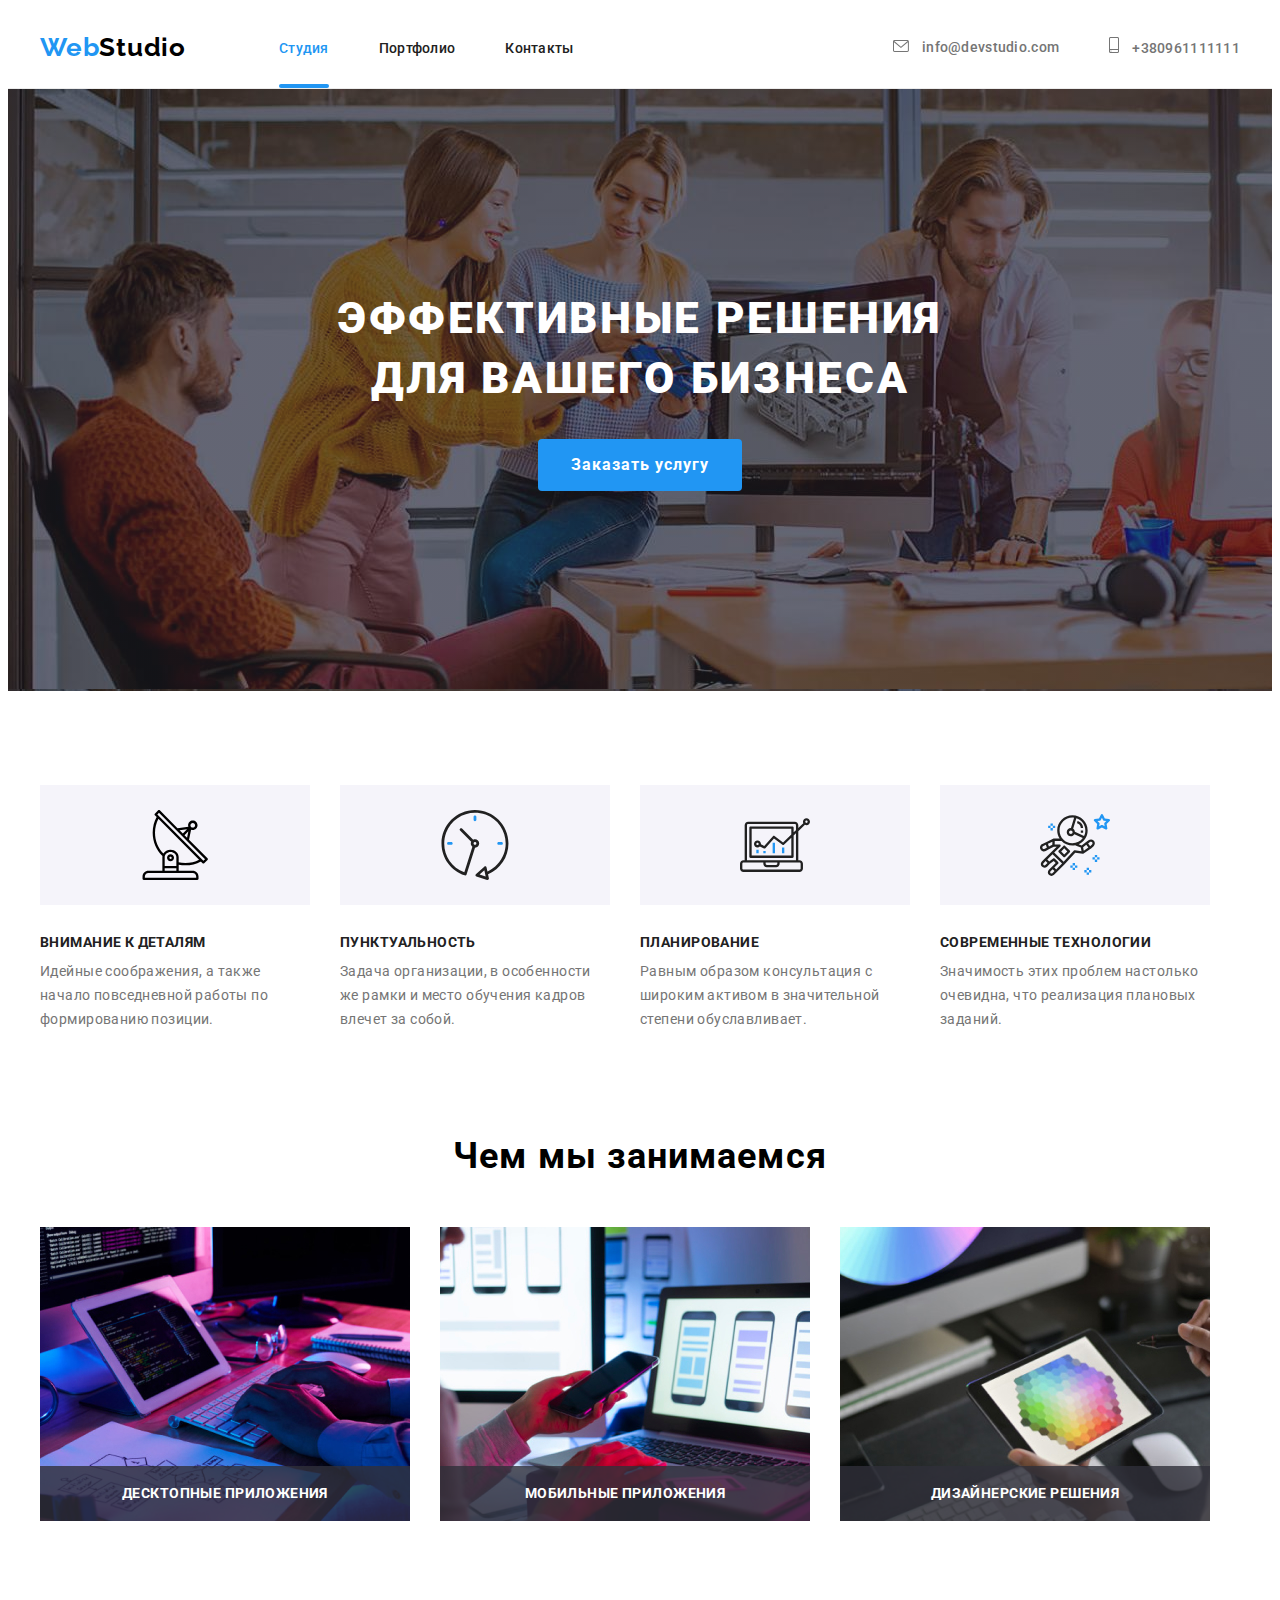
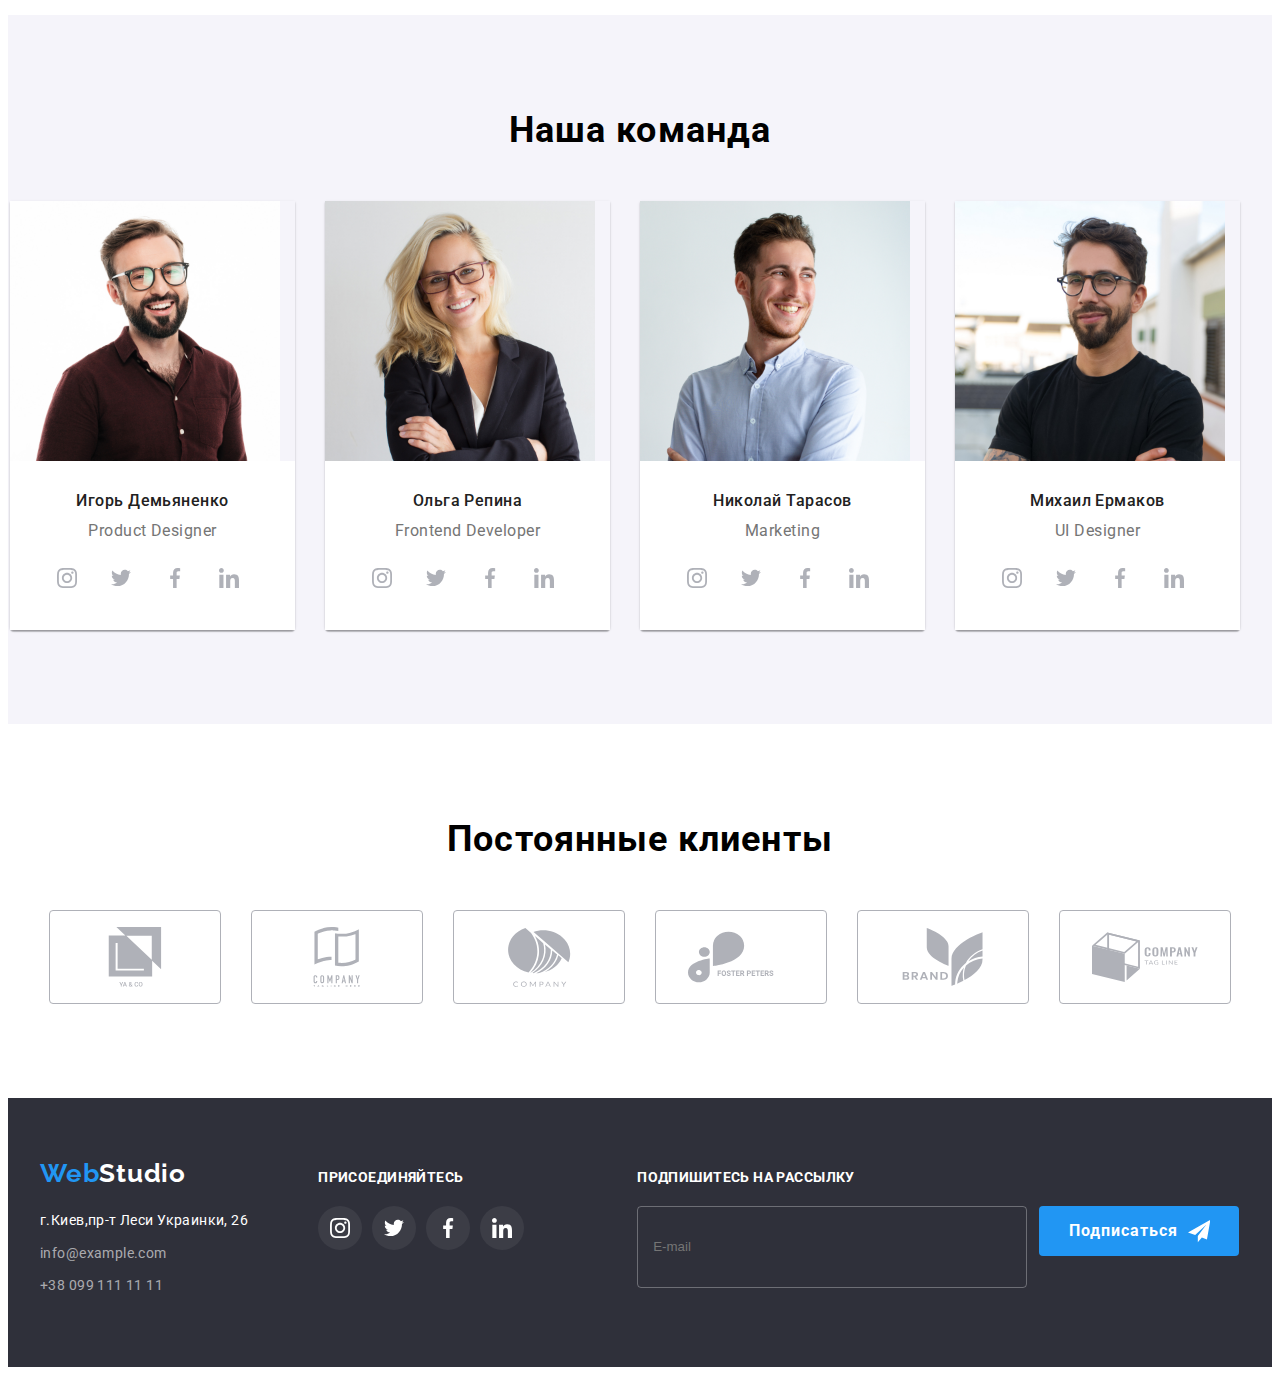
<file: index.html>
<!DOCTYPE html>
<html lang="en">
  <head>
    <meta charset="UTF-8" />
    <meta http-equiv="X-UA-Compatible" content="IE=edge" />
    <meta name="viewport" content="width=device-width, initial-scale=1.0" />
    <title>Студия</title>
    <link
      href="https://fonts.googleapis.com/css2?family=Raleway:wght@700&family=Roboto:wght@400;500;700;900&display=swap"
      rel="stylesheet"
    />
    <link
      rel="stylesheet"
      href="https://cdnjs.cloudflare.com/ajax/libs/modern-normalize/1.1.0/modern-normalize.min.css"
      integrity="sha512-wpPYUAdjBVSE4KJnH1VR1HeZfpl1ub8YT/NKx4PuQ5NmX2tKuGu6U/JRp5y+Y8XG2tV+wKQpNHVUX03MfMFn9Q=="
      crossorigin="anonymous"
      referrerpolicy="no-referrer"
    />
    <link rel="stylesheet" href="./css/styles.css" />
  </head>

  <body>
    <!--Хедер-->
    <header class="header">
      <div class="container">
        <div class="header-container">
          <nav class="header-nav">
            <a class="header-logo link" href="./index.html">
              <span class="header-accent">Web</span>Studio
            </a>
            <ul class="header-list list">
              <li class="header-item">
                <a class="header-link link current" href>Студия</a>
              </li>
              <li class="header-item">
                <a class="header-link link" href="./portfolio.html"
                  >Портфолио</a
                >
              </li>
              <li class="header-item">
                <a class="header-link link" href="">Контакты</a>
              </li>
            </ul>
          </nav>

          <ul class="header-adress-list list">
            <li class="header-adress-item">
              <a class="header-mail link" href="mailto:info@devstudio.com">
                <svg class="header-icon" width="16" height="12">
                  <use href="./images/symbol-defs.svg#envelope"></use>
                </svg>
                info@devstudio.com
              </a>
            </li>
            <li class="header-adress-item">
              <a class="header-tel link" href="tel:+380961111111">
                <svg class="header-icon" width="10" height="16">
                  <use href="./images/symbol-defs.svg#smartphone"></use>
                </svg>
                +380961111111
              </a>
            </li>
          </ul>
        </div>
      </div>
    </header>
    <!-- Герой -->
    <main>
      <section class="hero">
        <h1 class="hero-title">ЭФФЕКТИВНЫЕ РЕШЕНИЯ ДЛЯ ВАШЕГО БИЗНЕСА</h1>
        <button type="button" class="hero-btn" data-modal-open>
          Заказать услугу
        </button>
      </section>

      <!--О нас-->
      <section class="about">
        <div class="container">
          <ul class="about-list list">
            <li class="about-item">
              <div class="about-icon-box">
                <svg class="about-icon">
                  <use href="./images/symbol-defs.svg#Group"></use>
                </svg>
              </div>
              <h2 class="about-title">ВНИМАНИЕ К ДЕТАЛЯМ</h2>
              <p class="after-title after-title-dark">
                Идейные соображения, а также начало повседневной работы по
                формированию позиции.
              </p>
            </li>
            <li class="about-item">
              <div class="about-icon-box">
                <svg class="about-icon">
                  <use href="./images/symbol-defs.svg#clock"></use>
                </svg>
              </div>
              <h2 class="about-title">ПУНКТУАЛЬНОСТЬ</h2>
              <p class="after-title after-title-dark">
                Задача организации, в особенности же рамки и место обучения
                кадров влечет за собой.
              </p>
            </li>
            <li class="about-item">
              <div class="about-icon-box">
                <svg class="about-icon">
                  <use href="./images/symbol-defs.svg#diagram"></use>
                </svg>
              </div>
              <h2 class="about-title">ПЛАНИРОВАНИЕ</h2>
              <p class="after-title after-title-dark">
                Равным образом консультация с широким активом в значительной
                степени обуславливает.
              </p>
            </li>
            <li class="about-item">
              <div class="about-icon-box">
                <svg class="about-icon">
                  <use href="./images/symbol-defs.svg#astronaut"></use>
                </svg>
              </div>
              <h2 class="about-title">СOВРЕМЕННЫЕ ТЕХНОЛОГИИ</h2>
              <p class="after-title after-title-dark">
                Значимость этих проблем настолько очевидна, что реализация
                плановых заданий.
              </p>
            </li>
          </ul>
        </div>
      </section>
      <!--Работа-->
      <section class="work">
        <div class="container">
          <h3 class="pre-title">Чем мы занимаемся</h3>
          <div class="application">
            <ul class="work-list list">
              <li class="work-item">
                <img
                  src="./images/box.jpeg"
                  alt="человек печатает на клавиатуре"
                  width="370"
                />
                <p class="work-text">ДЕСКТОПНЫЕ ПРИЛОЖЕНИЯ</p>
              </li>
              <li class="work-item">
                <img
                  src="./images/box2.jpeg"
                  alt="человек смотрит в монитор на телефоны"
                  width="370"
                />
                <p class="work-text">МОБИЛЬНЫЕ ПРИЛОЖЕНИЯ</p>
              </li>
              <li class="work-item">
                <img
                  src="./images/box3.jpeg"
                  alt="человек смотрит в планшет"
                  width="370"
                />
                <p class="work-text">ДИЗАЙНЕРСКИЕ РЕШЕНИЯ</p>
              </li>
            </ul>
          </div>
        </div>
      </section>
      <!--Наша команда-->
      <section class="team">
        <div class="container">
          <h3 class="pre-title">Наша команда</h3>
          <ul class="team-list list">
            <li class="team-item">
              <img
                src="./images/photo.jpg"
                width="270"
                height="260"
                alt="фото мужчины"
              />
              <div class="team-leaders">
                <h3 class="team-item-title">Игорь Демьяненко</h3>
                <p class="team-item-text">Product Designer</p>
                <ul class="team-social list social-list">
                  <li class="social-item">
                    <a href="" class="social-link">
                      <svg class="social-icon" width="20" height="20">
                        <use href="./images/symbol-defs.svg#instagram"></use>
                      </svg>
                    </a>
                  </li>
                  <li class="social-item">
                    <a href="" class="social-link">
                      <svg class="social-icon" width="20" height="20">
                        <use href="./images/symbol-defs.svg#twitter"></use>
                      </svg>
                    </a>
                  </li>
                  <li class="social-item">
                    <a href="" class="social-link">
                      <svg class="social-icon" width="20" height="20">
                        <use href="./images/symbol-defs.svg#facebook"></use>
                      </svg>
                    </a>
                  </li>
                  <li class="social-item">
                    <a href="" class="social-link">
                      <svg class="social-icon" width="20" height="20">
                        <use href="./images/symbol-defs.svg#linkedin"></use>
                      </svg>
                    </a>
                  </li>
                </ul>
              </div>
            </li>

            <li class="team-item">
              <img
                src="./images/photo2.jpg"
                width="270"
                height="260"
                alt="фото женщины"
              />
              <div class="team-leaders">
                <h3 class="team-item-title">Ольга Репина</h3>
                <p class="team-item-text">Frontend Developer</p>
                <ul class="team-social list social-list">
                  <li class="social-item">
                    <a href="" class="social-link">
                      <svg class="social-icon" width="20" height="20">
                        <use href="./images/symbol-defs.svg#instagram"></use>
                      </svg>
                    </a>
                  </li>
                  <li class="social-item">
                    <a href="" class="social-link">
                      <svg class="social-icon" width="20" height="20">
                        <use href="./images/symbol-defs.svg#twitter"></use>
                      </svg>
                    </a>
                  </li>
                  <li class="social-item">
                    <a href="" class="social-link">
                      <svg class="social-icon" width="20" height="20">
                        <use href="./images/symbol-defs.svg#facebook"></use>
                      </svg>
                    </a>
                  </li>
                  <li class="social-item">
                    <a href="" class="social-link">
                      <svg class="social-icon" width="20" height="20">
                        <use href="./images/symbol-defs.svg#linkedin"></use>
                      </svg>
                    </a>
                  </li>
                </ul>
              </div>
            </li>

            <li class="team-item">
              <img
                src="./images/photo3.jpg"
                width="270"
                height="260"
                alt="фото мужчины"
              />
              <div class="team-leaders">
                <h3 class="team-item-title">Николай Тарасов</h3>
                <p class="team-item-text">Marketing</p>
                <ul class="team-social list social-list">
                  <li class="social-item">
                    <a href="" class="social-link">
                      <svg class="social-icon" width="20" height="20">
                        <use href="./images/symbol-defs.svg#instagram"></use>
                      </svg>
                    </a>
                  </li>
                  <li class="social-item">
                    <a href="" class="social-link">
                      <svg class="social-icon" width="20" height="20">
                        <use href="./images/symbol-defs.svg#twitter"></use>
                      </svg>
                    </a>
                  </li>
                  <li class="social-item">
                    <a href="" class="social-link">
                      <svg class="social-icon" width="20" height="20">
                        <use href="./images/symbol-defs.svg#facebook"></use>
                      </svg>
                    </a>
                  </li>
                  <li class="social-item">
                    <a href="" class="social-link">
                      <svg class="social-icon" width="20" height="20">
                        <use href="./images/symbol-defs.svg#linkedin"></use>
                      </svg>
                    </a>
                  </li>
                </ul>
              </div>
            </li>

            <li class="team-item">
              <img
                src="./images/photo4.jpg"
                width="270"
                height="260"
                alt="фото мужчины"
              />
              <div class="team-leaders">
                <h3 class="team-item-title">Михаил Ермаков</h3>
                <p class="team-item-text">UI Designer</p>
                <ul class="team-social list social-list">
                  <li class="social-item">
                    <a href="" class="social-link">
                      <svg class="social-icon" width="20" height="20">
                        <use href="./images/symbol-defs.svg#instagram"></use>
                      </svg>
                    </a>
                  </li>
                  <li class="social-item">
                    <a href="" class="social-link">
                      <svg class="social-icon" width="20" height="20">
                        <use href="./images/symbol-defs.svg#twitter"></use>
                      </svg>
                    </a>
                  </li>
                  <li class="social-item">
                    <a href="" class="social-link">
                      <svg class="social-icon" width="20" height="20">
                        <use href="./images/symbol-defs.svg#facebook"></use>
                      </svg>
                    </a>
                  </li>
                  <li class="social-item">
                    <a href="" class="social-link">
                      <svg class="social-icon" width="20" height="20">
                        <use href="./images/symbol-defs.svg#linkedin"></use>
                      </svg>
                    </a>
                  </li>
                </ul>
              </div>
            </li>
          </ul>
        </div>
      </section>
      <!-- Клиенты -->
      <section class="clients">
        <div class="container">
          <h3 class="pre-title">Постоянные клиенты</h3>
          <ul class="clients-list list">
            <li class="clients-item">
              <a href="" class="clients-link">
                <svg class="clients-icon" width="106" height="60">
                  <use href="./images/symbol-defs.svg#groupya-co-1"></use>
                </svg>
              </a>
            </li>
            <li class="clients-item">
              <a href="" class="clients-link">
                <svg class="clients-icon" width="106" height="60">
                  <use href="./images/symbol-defs.svg#group-company"></use>
                </svg>
              </a>
            </li>
            <li class="clients-item">
              <a href="" class="clients-link">
                <svg class="clients-icon" width="106" height="60">
                  <use href="./images/symbol-defs.svg#group-company2"></use>
                </svg>
              </a>
            </li>
            <li class="clients-item">
              <a href="" class="clients-link">
                <svg class="clients-icon" width="106" height="60">
                  <use href="./images/symbol-defs.svg#group-company3"></use>
                </svg>
              </a>
            </li>
            <li class="clients-item">
              <a href="" class="clients-link">
                <svg class="clients-icon" width="106" height="60">
                  <use href="./images/symbol-defs.svg#group-company4"></use>
                </svg>
              </a>
            </li>
            <li class="clients-item">
              <a href="" class="clients-link">
                <svg class="clients-icon" width="106" height="60">
                  <use href="./images/symbol-defs.svg#group-company5"></use>
                </svg>
              </a>
            </li>
          </ul>
        </div>
      </section>
    </main>
    <!-- Футер -->
    <footer class="footer">
      <div class="container footer-container">
        <div class="footer-left">
          <a href="./index.html" class="footer-logo link">
            <span class="footer-accent">Web</span>Studio
          </a>
          <address class="footer-adress link">
            г.Киев,пр-т Леси Украинки, 26
          </address>
          <address class="footer-link link">info@example.com</address>
          <address class="footer-link link">+38 099 111 11 11</address>
        </div>
        <!-- Футер "Присоединяйтесь" -->
        <div class="footer-right">
          <h3 class="footer-text">ПРИСОЕДИНЯЙТЕСЬ</h3>
          <ul class="footer-social-list social-list list">
            <li class="social-item">
              <a href="" class="social-link footer-social-link">
                <svg
                  class="social-icon footer-social-icon"
                  width="20"
                  height="20"
                >
                  <use href="./images/symbol-defs.svg#instagram"></use>
                </svg>
              </a>
            </li>
            <li class="social-item">
              <a href="" class="social-link footer-social-link">
                <svg
                  class="social-icon footer-social-icon"
                  width="20"
                  height="20"
                >
                  <use href="./images/symbol-defs.svg#twitter"></use>
                </svg>
              </a>
            </li>
            <li class="social-item">
              <a href="" class="social-link footer-social-link">
                <svg
                  class="social-icon footer-social-icon"
                  width="20"
                  height="20"
                >
                  <use href="./images/symbol-defs.svg#facebook"></use>
                </svg>
              </a>
            </li>
            <li class="social-item">
              <a href="" class="social-link footer-social-link">
                <svg
                  class="social-icon footer-social-icon"
                  width="20"
                  height="20"
                >
                  <use href="./images/symbol-defs.svg#linkedin"></use>
                </svg>
              </a>
            </li>
          </ul>
        </div>

        <!-- Футер "Подпишитесь" -->
        <div class="footer-form-box">
          <h3 class="footer-form-text">ПОДПИШИТЕСЬ НА РАССЫЛКУ</h3>
          <form class="footer-form" action="">
            <input
              class="footer-form-input"
              type="email"
              name="mail"
              placeholder="E-mail"
            />
            <button class="footer-form-btn hero-btn" type="submit">
              Подписаться
              <svg class="footer-form-icon" width="24" height="24">
                <use href="./images/symbol-defs.svg#icon-send-letter"></use>
              </svg>
            </button>
          </form>
        </div>
      </div>
    </footer>
    <!-- Бекдроп -->
    <div class="backdrop is-hidden" data-modal>
      <div class="modal">
        <button class="close-btn" type="button" data-modal-close>
          <svg class="backdrop-icon">
            <use href="./images/symbol-defs.svg#close-black"></use>
          </svg>
        </button>
        <!-- Модальное окно -->
        <p class="modal-title">Оставьте свои данные, мы вам перезвоним</p>
        <form action="#" class="modal-form">
          <div class="modal-field">
            <label class="modal-label" for="user-name"> Имя </label>
            <span class="modal-wrapper">
              <input
                class="modal-input"
                type="text"
                name="user-name"
                id="user-name"
              />
              <svg class="modal-icon" width="18" height="18">
                <use href="./images/symbol-defs.svg#person-black"></use>
              </svg>
            </span>
          </div>
          <div class="modal-field">
            <label class="modal-label" for="user-tel">Телефон</label>
            <span class="modal-wrapper">
              <input class="modal-input" type="tel" name="tel" id="user-tel" />
              <svg class="modal-icon" width="18" height="18">
                <use href="./images/symbol-defs.svg#phone-black"></use>
              </svg>
            </span>
          </div>
          <div class="modal-field">
            <label class="modal-label" for="user-email">Почта</label>
            <span class="modal-wrapper">
              <input
                class="modal-input"
                type="email"
                name="user-email"
                id="user-email"
              />
              <svg class="modal-icon" width="18" height="18">
                <use href="./images/symbol-defs.svg#email-black"></use>
              </svg>
            </span>
          </div>
          <div class="modal-field">
            <label class="modal-label" for="user-text">Комментарий</label>
            <textarea
              class="modal-text-input"
              name="user-text"
              id="user-text"
              placeholder="Введите текст"
            ></textarea>
          </div>

          <input
            class="modal-checkbox visually-hidden"
            type="checkbox"
            id="modal-checkbox"
          />
          <label class="check-text" for="modal-checkbox">
            <span>
              <svg class="check-icon" width="11" height="8">
                <use href="./images/symbol-defs.svg#Vector"></use>
              </svg>
            </span>
            Соглашаюсь с рассылкой и принимаю
            <a class="check-licens" href=""> Условия договора </a></label
          >

          <button class="form-btn hero-btn" type="submit">Отправить</button>
        </form>
      </div>
    </div>
    <script src="./js/modal.js"></script>
  </body>
</html>
</file>
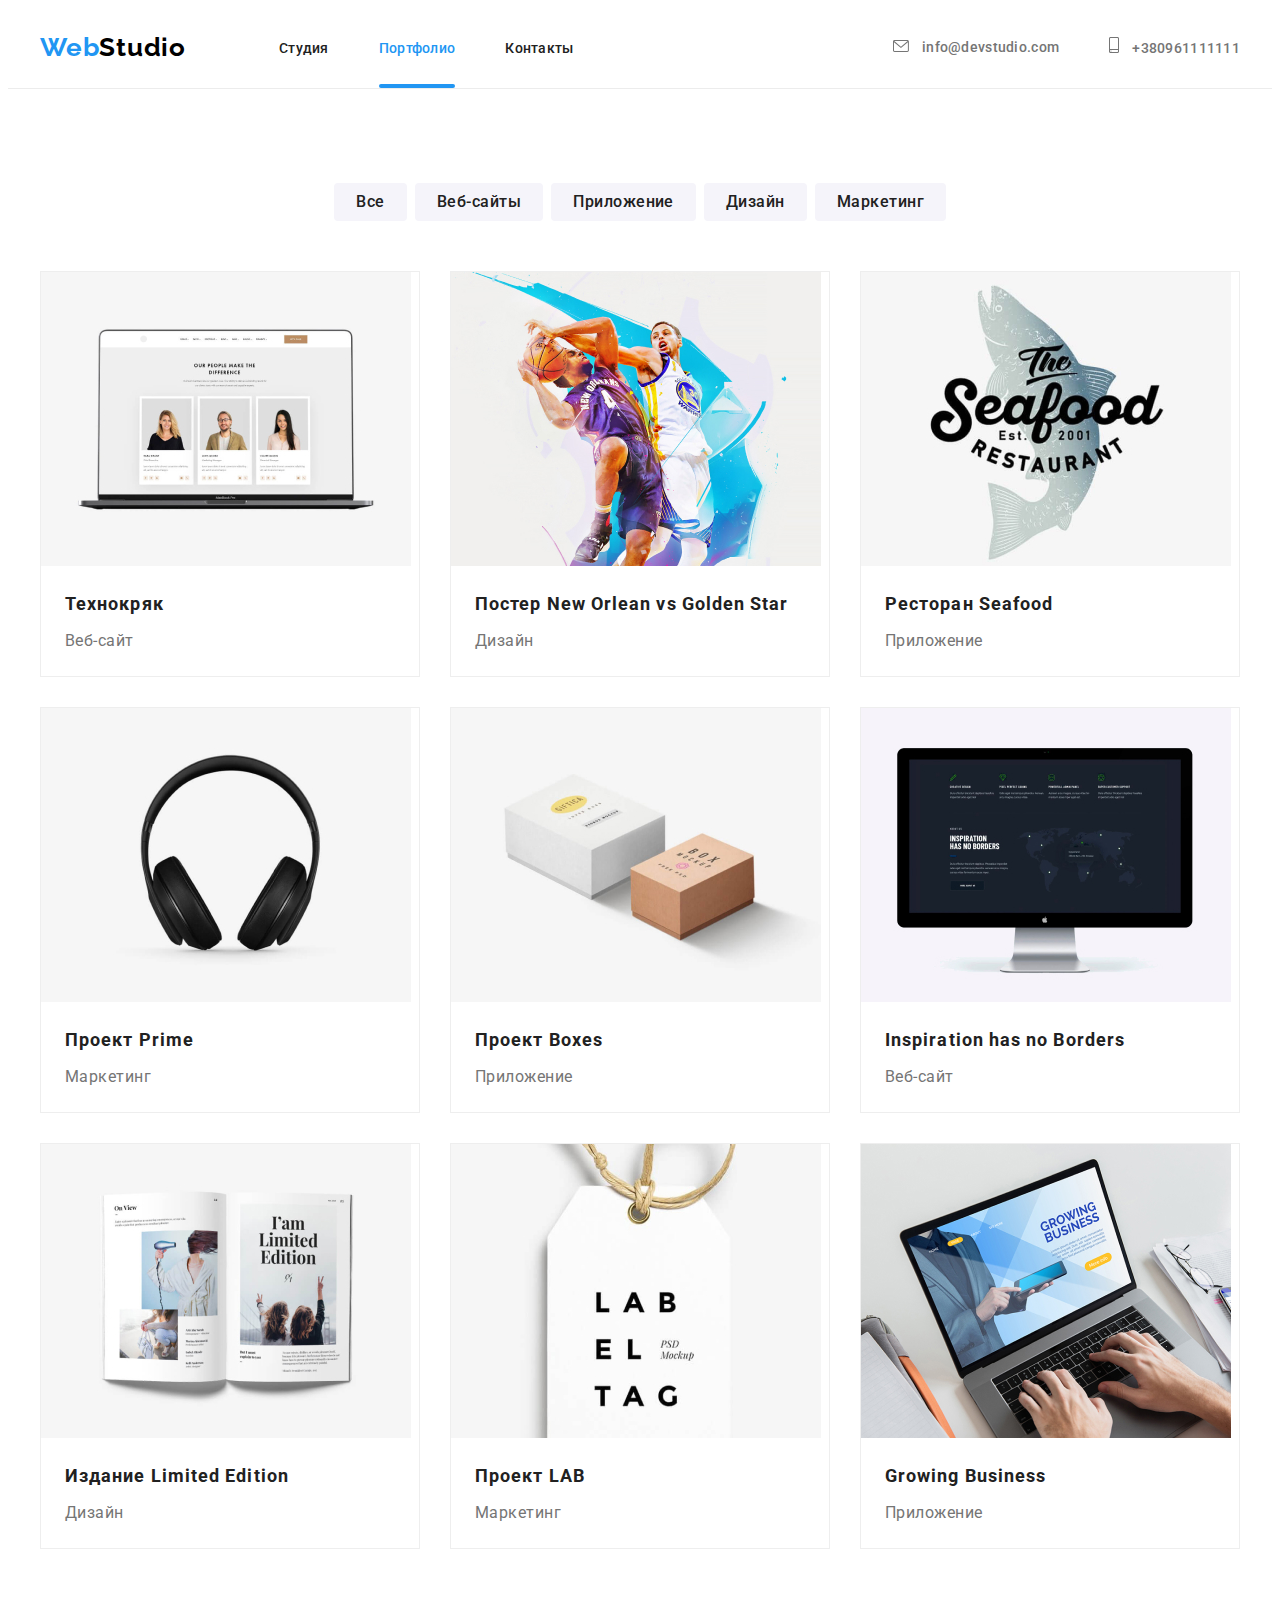
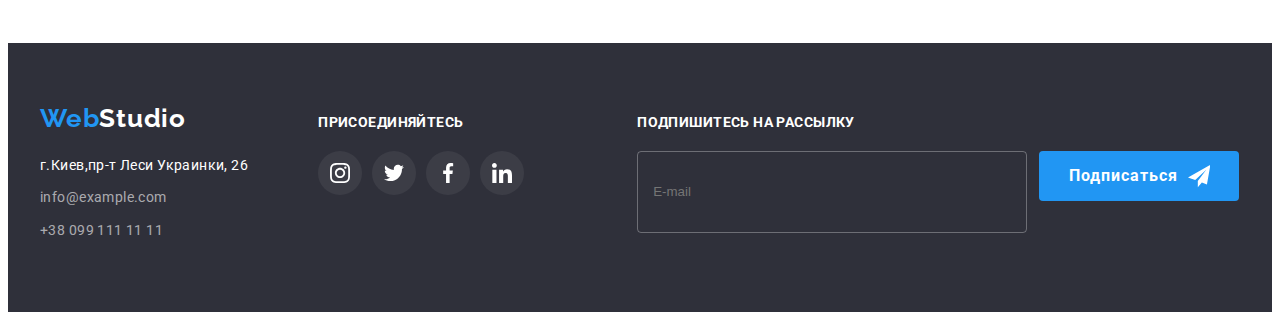
<file: portfolio.html>
<!DOCTYPE html>
<html lang="en">
  <head>
    <meta charset="UTF-8" />
    <meta http-equiv="X-UA-Compatible" content="IE=edge" />
    <meta name="viewport" content="width=device-width, initial-scale=1.0" />
    <title>Portfolio</title>
    <link
      href="https://fonts.googleapis.com/css2?family=Raleway:wght@700&family=Roboto:wght@400;500;700;900&display=swap"
      rel="stylesheet"
    />
    <link
      rel="stylesheet"
      href="https://cdnjs.cloudflare.com/ajax/libs/modern-normalize/1.1.0/modern-normalize.min.css"
      integrity="sha512-wpPYUAdjBVSE4KJnH1VR1HeZfpl1ub8YT/NKx4PuQ5NmX2tKuGu6U/JRp5y+Y8XG2tV+wKQpNHVUX03MfMFn9Q=="
      crossorigin="anonymous"
      referrerpolicy="no-referrer"
    />
    <link rel="stylesheet" href="./css/styles.css" />
  </head>
  <body>
    <!--Хедер-->
    <header class="header">
      <div class="container">
        <div class="header-container">
          <nav class="header-nav">
            <a href="./index.html" class="header-logo link">
              <span class="header-accent">Web</span>Studio
            </a>
            <ul class="header-list list">
              <li class="header-item">
                <a href="./index.html" class="header-link link">Студия</a>
              </li>
              <li class="header-item">
                <a href="./portfolio.html" class="header-link link current"
                  >Портфолио</a
                >
              </li>
              <li class="header-item">
                <a href="" class="header-link link">Контакты</a>
              </li>
            </ul>
          </nav>

          <ul class="header-adress-list list">
            <li class="header-adress-item">
              <a class="header-mail link" href="mailto:info@devstudio.com">
                <svg class="header-icon" width="16" height="12">
                  <use href="./images/symbol-defs.svg#envelope"></use>
                </svg>

                info@devstudio.com
              </a>
            </li>
            <li class="header-adress-item">
              <a class="header-tel link" href="tel:+380961111111">
                <svg class="header-icon" width="10" height="16">
                  <use href="./images/symbol-defs.svg#smartphone"></use>
                </svg>

                +380961111111
              </a>
            </li>
          </ul>
        </div>
      </div>
    </header>
    <main>
      <!--Навигация-->
      <section class="nav">
        <div class="container">
          <ul class="nav-list list">
            <li class="nav-item">
              <button type="button" class="btn nav-btn">Все</button>
            </li>
            <li class="nav-item">
              <button type="button" class="btn nav-btn">Веб-сайты</button>
            </li>
            <li class="nav-item">
              <button type="button" class="btn nav-btn">Приложение</button>
            </li>
            <li class="nav-item">
              <button type="button" class="btn nav-btn">Дизайн</button>
            </li>
            <li class="nav-item">
              <button type="button" class="btn nav-btn">Маркетинг</button>
            </li>
          </ul>
        </div>
        <!--Меню навигации-->
        <div class="container">
          <ul class="menu-nav-list list">
            <li class="menu-nav-item">
              <div class="menu-top-wrapper">
                <a class="menu-nav-link" href=""
                  ><img
                    src="./images/img.tehno.jpg"
                    width="370"
                    height="294"
                    alt="веб сайт"
                /></a>
                <p class="menu-top-text">
                  Технокряк это современная площадка распространения
                  коронавируса. Компании используют эту платформу для цифрового
                  шпионажа и атак на защищённые сервера конкурентов.
                </p>
              </div>

              <div class="menu-nav-work">
                <h2 class="menu-nav-title">Технокряк</h2>
                <p class="menu-nav-text">Веб-сайт</p>
              </div>
            </li>

            <li class="menu-nav-item">
              <div class="menu-top-wrapper">
                <a href="">
                  <img
                    src="./images/img.poster.jpg"
                    width="370"
                    height="294"
                    alt="два парня с мячем"
                /></a>
                <p class="menu-top-text">
                  Технокряк это современная площадка распространения
                  коронавируса. Компании используют эту платформу для цифрового
                  шпионажа и атак на защищённые сервера конкурентов.
                </p>
              </div>
              <div class="menu-nav-work">
                <h2 class="menu-nav-title">Постер New Orlean vs Golden Star</h2>
                <p class="menu-nav-text">Дизайн</p>
              </div>
            </li>

            <li class="menu-nav-item">
              <div class="menu-top-wrapper">
                <a href=""
                  ><img
                    src="./images/img.seafood.jpg"
                    width="370"
                    height="294"
                    alt="два парня с мячем"
                /></a>
                <p class="menu-top-text">
                  Технокряк это современная площадка распространения
                  коронавируса. Компании используют эту платформу для цифрового
                  шпионажа и атак на защищённые сервера конкурентов.
                </p>
              </div>
              <div class="menu-nav-work">
                <h2 class="menu-nav-title">Ресторан Seafood</h2>
                <p class="menu-nav-text">Приложение</p>
              </div>
            </li>

            <li class="menu-nav-item">
              <div class="menu-top-wrapper">
                <a href=""
                  ><img
                    src="./images/img.proect.jpg"
                    width="370"
                    height="294"
                    alt="два парня с мячем"
                /></a>
                <p class="menu-top-text">
                  Технокряк это современная площадка распространения
                  коронавируса. Компании используют эту платформу для цифрового
                  шпионажа и атак на защищённые сервера конкурентов.
                </p>
              </div>
              <div class="menu-nav-work">
                <h2 class="menu-nav-title">Проект Prime</h2>
                <p class="menu-nav-text">Маркетинг</p>
              </div>
            </li>

            <li class="menu-nav-item">
              <div class="menu-top-wrapper">
                <a href=""
                  ><img
                    src="./images/img.boxes.jpg"
                    width="370"
                    height="294"
                    alt="два парня с мячем"
                /></a>
                <p class="menu-top-text">
                  Технокряк это современная площадка распространения
                  коронавируса. Компании используют эту платформу для цифрового
                  шпионажа и атак на защищённые сервера конкурентов.
                </p>
              </div>
              <div class="menu-nav-work">
                <h2 class="menu-nav-title">Проект Boxes</h2>
                <p class="menu-nav-text">Приложение</p>
              </div>
            </li>

            <li class="menu-nav-item">
              <div class="menu-top-wrapper">
                <a href=""
                  ><img
                    src="./images/img.inspir.jpg"
                    width="370"
                    height="294"
                    alt="два парня с мячем"
                /></a>
                <p class="menu-top-text">
                  Технокряк это современная площадка распространения
                  коронавируса. Компании используют эту платформу для цифрового
                  шпионажа и атак на защищённые сервера конкурентов.
                </p>
              </div>
              <div class="menu-nav-work">
                <h2 class="menu-nav-title">Inspiration has no Borders</h2>
                <p class="menu-nav-text">Веб-сайт</p>
              </div>
            </li>

            <li class="menu-nav-item">
              <div class="menu-top-wrapper">
                <a href="">
                  <img
                    src="./images/img.li.jpg"
                    width="370"
                    height="294"
                    alt="два парня с мячем"
                /></a>
                <p class="menu-top-text">
                  Технокряк это современная площадка распространения
                  коронавируса. Компании используют эту платформу для цифрового
                  шпионажа и атак на защищённые сервера конкурентов.
                </p>
              </div>
              <div class="menu-nav-work">
                <h2 class="menu-nav-title">Издание Limited Edition</h2>
                <p class="menu-nav-text">Дизайн</p>
              </div>
            </li>

            <li class="menu-nav-item">
              <div class="menu-top-wrapper">
                <a href=""
                  ><img
                    src="./images/img.lab.jpg"
                    width="370"
                    height="294"
                    alt="два парня с мячем"
                /></a>
                <p class="menu-top-text">
                  Технокряк это современная площадка распространения
                  коронавируса. Компании используют эту платформу для цифрового
                  шпионажа и атак на защищённые сервера конкурентов.
                </p>
              </div>
              <div class="menu-nav-work">
                <h2 class="menu-nav-title">Проект LAB</h2>
                <p class="menu-nav-text">Маркетинг</p>
              </div>
            </li>

            <li class="menu-nav-item">
              <div class="menu-top-wrapper">
                <a href=""
                  ><img
                    src="./images/img.busines.jpg"
                    width="370"
                    height="294"
                    alt="два парня с мячем"
                /></a>
                <p class="menu-top-text">
                  Технокряк это современная площадка распространения
                  коронавируса. Компании используют эту платформу для цифрового
                  шпионажа и атак на защищённые сервера конкурентов.
                </p>
              </div>
              <div class="menu-nav-work">
                <h2 class="menu-nav-title">Growing Business</h2>
                <p class="menu-nav-text">Приложение</p>
              </div>
            </li>
          </ul>
        </div>
      </section>
    </main>

    <!-- Футер -->
    <footer class="footer">
      <div class="container footer-container">
        <div class="footer-left">
          <a href="./index.html" class="footer-logo link">
            <span class="footer-accent">Web</span>Studio
          </a>
          <address class="footer-adress link">
            г.Киев,пр-т Леси Украинки, 26
          </address>
          <address class="footer-link link">info@example.com</address>
          <address class="footer-link link">+38 099 111 11 11</address>
        </div>
        <!-- Футер "Присоединяйтесь" -->
        <div class="footer-right">
          <h3 class="footer-text">ПРИСОЕДИНЯЙТЕСЬ</h3>
          <ul class="footer-social-list social-list list">
            <li class="social-item">
              <a href="" class="social-link footer-social-link">
                <svg
                  class="social-icon footer-social-icon"
                  width="20"
                  height="20"
                >
                  <use href="./images/symbol-defs.svg#instagram"></use>
                </svg>
              </a>
            </li>
            <li class="social-item">
              <a href="" class="social-link footer-social-link">
                <svg
                  class="social-icon footer-social-icon"
                  width="20"
                  height="20"
                >
                  <use href="./images/symbol-defs.svg#twitter"></use>
                </svg>
              </a>
            </li>
            <li class="social-item">
              <a href="" class="social-link footer-social-link">
                <svg
                  class="social-icon footer-social-icon"
                  width="20"
                  height="20"
                >
                  <use href="./images/symbol-defs.svg#facebook"></use>
                </svg>
              </a>
            </li>
            <li class="social-item">
              <a href="" class="social-link footer-social-link">
                <svg
                  class="social-icon footer-social-icon"
                  width="20"
                  height="20"
                >
                  <use href="./images/symbol-defs.svg#linkedin"></use>
                </svg>
              </a>
            </li>
          </ul>
        </div>

        <!-- Футер "Подпишитесь" -->
        <div class="footer-form-box">
          <h3 class="footer-form-text">ПОДПИШИТЕСЬ НА РАССЫЛКУ</h3>
          <form class="footer-form" action="">
            <input
              class="footer-form-input"
              type="email"
              name="mail"
              placeholder="E-mail"
            />
            <button class="footer-form-btn hero-btn" type="submit">
              Подписаться
              <svg class="footer-form-icon" width="24" height="24">
                <use href="./images/symbol-defs.svg#icon-send-letter"></use>
              </svg>
            </button>
          </form>
        </div>
      </div>
    </footer>
  </body>
</html>
</file>
<file: css/styles.css>
/* цвет основного текста #212121 */

/* вторичный цвет текста #757575 */

/* белый #ffffff */

/* акцент  #2196F3 */

/* вторичный цвет фона #F5F4FA;*/

/* второй вторичный цвет фона и футера #2F303A;*/

/* второй цвет фона rgba(95, 87, 87, 0.452);*/

:root {
  --primary-text-color: #757575;
  --title-text-color: #212121;
  --accent-color: #2196f3;
  --white: #ffffff;
  --primary-fon-color: #f5f4fa;
  --primary-fon-footer-color: #2f303a;
  --primary-footer-two-color: rgba(255, 255, 255, 0.6);
}

p,
h1,
h2,
h3,
h4,
h5,
h6 {
  margin: 0;
}

ul {
  margin: 0;
  padding: 0;
}

button {
  cursor: pointer;
}

img {
  display: block;
  max-width: 100%;
}

body {
  font-family: Roboto, sans-serif;
}

.visually-hidden {
  position: absolute;
  white-space: nowrap;
  width: 1px;
  height: 1px;
  overflow: hidden;
  border: 0;
  padding: 0;
  clip: rect(0 0 0 0);
  clip-path: inset(50%);
  margin: -1px;
}

.container {
  width: 1200px;
  margin-left: auto;
  margin-right: auto;
  padding-left: 15px;
  padding-right: 15px;
}

.list {
  list-style: none;
}

.link {
  text-decoration: none;
}

.pre-title {
  font-weight: 700;
  font-size: 36px;
  line-height: 1.17;
  text-align: center;
  letter-spacing: 0.03em;
}

.after-title {
  font-family: Roboto;
  font-style: normal;
  font-size: 14px;
  line-height: 1.71;
  letter-spacing: 0.03em;
}

.after-title-dark {
  color: var(--primary-text-color);
}

.after-title-light {
  color: var(--primary-text-color);
}

/*-----------------Header-----------------*/

.header {
  padding-top: 24px;
  padding-bottom: 25px;
  border-bottom: 1px solid #ececec;
}

.header-container {
  display: flex;
  align-items: center;
}

.header-nav {
  display: flex;
  align-items: center;
}

.header-logo {
  margin-right: 93px;
}

.header-list {
  display: flex;
}

.header-item:not(:last-child) {
  margin-right: 50px;
}

.header-nav {
  display: flex;
  align-items: center;
}

.header-logo {
  font-family: Raleway;
  font-weight: 700;
  font-size: 26px;
  line-height: 1.19;
  letter-spacing: 0.03em;

  color: #000000;
}

.header-accent {
  color: var(--accent-color);
}

.header-link {
  position: relative;

  font-weight: 500;
  font-size: 14px;
  line-height: 1.14;
  letter-spacing: 0.02em;
  cursor: pointer;

  color: var(--title-text-color);
  transition: color 250ms cubic-bezier(0.4, 0, 0.2, 1);
}

.current::after {
  content: '';

  position: absolute;

  border-radius: 2px;

  display: block;
  width: 100%;
  height: 4px;
  background-color: var(--accent-color);
  bottom: -32px;
}

.header-link:hover,
.header-link:focus,
.current {
  color: var(--accent-color);
}

.header-mail,
.header-tel {
  font-weight: 500;
  font-size: 14px;
  line-height: 16px;
  letter-spacing: 0.02em;

  color: var(--primary-text-color);
  transition: color 250ms cubic-bezier(0.4, 0, 0.2, 1);
}

.header-mail:hover,
.header-mail:focus {
  color: var(--accent-color);
}

.header-tel:hover,
.header-tel:focus {
  color: var(--accent-color);
}

.header-adress-list {
  display: inline-flex;
  margin-left: auto;
}

.header-adress-item:not(:last-child) {
  margin-right: 50px;
}

.header-icon {
  margin-right: 10px;
  fill: var(--primary-text-color);
  transition: fill 250ms cubic-bezier(0.4, 0, 0.2, 1);
}

.header-mail:hover .header-icon,
.header-mail:focus .header-icon {
  fill: var(--accent-color);
}

.header-tel:hover .header-icon,
.header-tel:focus .header-icon {
  fill: var(--accent-color);
}

/*-----------------Hero-----------------*/

.hero {
  background-color: var(--primary-fon-footer-color);
  text-align: center;
  padding: 200px 0;

  background: rgba(47, 48, 58, 0.4);
  background-image: linear-gradient(
      rgba(47, 48, 58, 0.4),
      rgba(47, 48, 58, 0.4)
    ),
    url(../images/comand.opt.jpg);
}

.hero-title {
  margin-top: 0;
  margin-bottom: 30px;
  margin-left: auto;
  margin-right: auto;
  max-width: 696px;

  font-weight: 900;
  font-size: 44px;
  line-height: 1.36;
  text-align: center;
  letter-spacing: 0.06em;
  text-transform: uppercase;

  color: var(--white);
  transition: color 250ms cubic-bezier(0.4, 0, 0.2, 1);
}

.hero-btn {
  padding: 10px 32px;
  font-family: inherit;
  font-weight: 700;
  font-size: 16px;
  line-height: 1.87;
  text-align: center;
  letter-spacing: 0.06em;
  border-radius: 4px;
  border: 1px solid transparent;

  background-color: var(--accent-color);
  color: var(--white);
  transition: background-color 250ms cubic-bezier(0.4, 0, 0.2, 1);
}

.hero-btn:hover,
.hero-btn:focus {
  background-color: var(--white);
  color: var(--accent-color);
}

/*-----------------About-----------------*/

.about {
  padding-top: 94px;
  padding-bottom: 94px;
}

.about-list {
  display: flex;
}

.about-item:not(:last-child) {
  margin-right: 30px;
}

.about-item {
  flex-basis: calc(100% / 4 - 30px);
}

.about-title {
  margin-top: 0;
  margin-bottom: 10px;
  font-weight: 700;
  font-size: 14px;
  line-height: 1.14;
  letter-spacing: 0.03em;
  text-transform: uppercase;

  color: var(--title-text-color);
}

.about-icon-box {
  background: #f5f4fa;
  display: flex;
  justify-content: center;
  align-items: center;
  width: 270px;
  height: 120px;
  margin-bottom: 30px;
}
.about-icon {
  width: 70px;
  height: 70px;
}
/*-----------------Work-----------------*/
.work {
  padding-bottom: 94px;
}

.pre-title {
  margin-top: 0;
  margin-bottom: 50px;
}

.work-list {
  display: flex;
}

.work-item {
  position: relative;
}

.work-item:not(:last-child) {
  margin-right: 30px;
}

.work-text {
  position: absolute;
  width: 100%;
  bottom: 0;
  left: 0;
  padding: 27px 0px;

  font-weight: 700;
  font-size: 14px;
  line-height: 1.14px;
  text-align: center;
  letter-spacing: 0.03em;
  text-transform: uppercase;

  color: var(--white);
  background: rgba(47, 48, 58, 0.8);
}
/*-----------------Team-----------------*/

.team {
  background-color: var(--primary-fon-color);
  padding-top: 94px;
  padding-bottom: 94px;
}

.team-list {
  display: flex;
  margin-left: -30px;
}

.team-item {
  flex-basis: calc(100% / 3 - 30px);

  box-shadow: 0px 1px 3px rgba(0, 0, 0, 0.12), 0px 1px 1px rgba(0, 0, 0, 0.14),
    0px 2px 1px rgba(0, 0, 0, 0.2);
  border-radius: 0px 0px 4px 4px;
}

.team-item:not(:last-child) {
  margin-right: 30px;
}

.team-leaders {
  background-color: var(--white);
  padding: 30px 0px;
}

.team-item-title {
  margin-bottom: 10px;
  font-weight: 500;
  font-size: 16px;
  line-height: 1.19;
  text-align: center;
  letter-spacing: 0.03em;

  color: var(--title-text-color);
}

.team-item-text {
  font-size: 16px;
  line-height: 1.19;
  text-align: center;
  letter-spacing: 0.03em;
  margin-bottom: 16px;

  color: var(--primary-text-color);
}

.social-list {
  display: flex;
  justify-content: center;
}

.social-item {
  width: 44px;
  height: 44px;
  margin-right: 10px;
}

.social-item:not(:last-child) {
  margin-right: 10;
}

.social-icon {
  fill: #afb1b8;
  transition: fill 250ms cubic-bezier(0.4, 0, 0.2, 1);
}
.social-link:hover .social-icon,
.social-link:focus .social-icon {
  fill: var(--white);
}

.social-link {
  width: 100%;
  height: 100%;
  border-radius: 50%;
  display: flex;
  align-items: center;
  justify-content: center;
  transition: background-color 250ms cubic-bezier(0.4, 0, 0.2, 1);
}

.social-link:hover,
.social-link:focus {
  background-color: var(--accent-color);
}
/* ----------------Clients---------------- */
.clients {
  padding-top: 94px;
  padding-bottom: 94px;
}

.clients-list {
  display: flex;
  justify-content: center;
}

.clients-item {
  border-radius: 4px;
}

.clients-item:not(:last-child) {
  margin-right: 30px;
}

.clients-link {
  width: 170px;
  height: 92px;
  display: flex;
  align-items: center;
  justify-content: center;
  border-radius: 4px;
  border: 1px solid #afb1b8;
  transition: border 250ms cubic-bezier(0.4, 0, 0.2, 1);
}

.clients-link:hover .clients-icon,
.clients-link:focus .clients-icon {
  fill: var(--accent-color);
}

.clients-link:hover,
.clients-link:focus {
  border-color: var(--accent-color);
}

.clients-icon {
  fill: #afb1b8;
  transition: fill 250ms cubic-bezier(0.4, 0, 0.2, 1);
}

/*-----------------Footer-----------------*/
.footer {
  padding-top: 60px;
  padding-bottom: 60px;

  background-color: var(--primary-fon-footer-color);
}

.footer-container {
  display: flex;
  justify-content: start;
  align-items: baseline;
}

.footer-left {
  display: flex;
  flex-direction: column;
}

.footer-right {
  display: block;
  flex-direction: column;
  margin-left: 70px;
}

.footer-social-list {
  margin-right: 10px;
}

.footer-social-link {
  background-color: #ffffff10;
}

.footer-social-icon {
  fill: var(--white);
}

.footer-text {
  margin-bottom: 20px;
  font-weight: 700;
  font-size: 14px;
  line-height: 1.14;
  letter-spacing: 0.03em;
  text-transform: uppercase;

  color: #ffffff;
}

.footer-logo {
  margin-bottom: 20px;
  font-family: Raleway;
  font-style: normal;
  font-weight: 700;
  font-size: 26px;
  line-height: 1.19;
  letter-spacing: 0.03em;

  color: var(--white);
}

.footer-accent {
  color: var(--accent-color);
}

.footer-adress {
  margin-bottom: 9px;
  font-style: normal;
  font-size: 14px;
  line-height: 1.71;
  letter-spacing: 0.03em;

  color: var(--white);
}

.footer-link {
  margin-bottom: 9px;
  font-family: Roboto;
  font-style: normal;
  font-weight: normal;
  font-size: 14px;
  line-height: 1.71;
  letter-spacing: 0.03em;

  color: var(--primary-footer-two-color);
}

.after-title {
  margin-bottom: 9px;
}
/* -----------------------Футер "Подпишитесь"---------------------- */

.footer-form-box {
  display: block;
  margin-left: 93px;
}

.footer-form-text {
  margin-bottom: 20px;
  font-weight: 700;
  font-size: 14px;
  line-height: 1.14;
  letter-spacing: 0.03em;
  text-transform: uppercase;

  color: var(--white);
}

.footer-form {
  display: flex;
}

.footer-form-input {
  width: 358px;
  height: 50px;
  padding: 15px;
  background-color: inherit;
  color: var(--white);
  border: 1px solid rgba(255, 255, 255, 0.3);
  border-radius: 4px;
  outline: none;
}

.footer-form-input:focus {
  border-color: var(--accent-color);
  outline-color: var(--accent-color);
}

.footer-form-input:placeholder {
  font-size: 16px;
  line-height: 1.25;

  align-items: center;
  letter-spacing: 0.03em;

  color: rgba(255, 255, 255, 0.6);
}

.footer-form-btn {
  width: 200px;
  height: 50px;
  margin-left: 12px;
  display: flex;
  justify-content: center;
  align-items: center;
  padding-top: 10px;
  padding-bottom: 10px;
  padding-right: 28px;
  padding-left: 29px;
  transition: color 250ms cubic-bezier(0.4, 0, 0.2, 1);
}

.footer-form-icon {
  margin-left: 10px;
  fill: var(--white);
  transition: fill 250ms cubic-bezier(0.4, 0, 0.2, 1);
}

.footer-form-btn:hover .footer-form-icon,
.footer-form-btn:focus .footer-form-icon {
  fill: var(--accent-color);
}
/* ---------------------Backdrop----------------------- */

.backdrop {
  position: fixed;
  width: 100vw;
  height: 100vh;
  background: rgba(0, 0, 0, 0.2);
  top: 0;

  display: flex;
  align-items: center;
  justify-content: center;
  transition: opacity 250ms cubic-bezier(0.4, 0, 0.2, 1),
    visibility 250ms cubic-bezier(0.4, 0, 0.2, 1);
}

.backdrop.is-hidden {
  opacity: 0;
  visibility: hidden;
  pointer-events: 0;
}

.backdrop.is-hidden .modal {
  transform: scale(2);
}

.close-btn .backdrop-icon {
  fill: #000000;
}

.backdrop-icon:hover,
.backdrop-icon:focus {
  fill: var(--accent-color);
}

/* ---------------------Modal----------------------- */

.modal {
  position: relative;
  width: 528px;
  height: 581px;
  padding: 40px;
  background-color: var(--white);
  border-radius: 4px;
  box-shadow: 0px 1px 3px rgba(0, 0, 0, 0.12), 0px 1px 1px rgba(0, 0, 0, 0.14),
    0px 2px 1px rgba(0, 0, 0, 0.2);
  transform: scale(1);
  transition: transform 300ms ease;
}

.modal-title {
  margin-bottom: 12px;

  font-weight: 700;
  font-size: 20px;
  line-height: 1.15;
  text-align: center;
  letter-spacing: 0.03em;

  color: var(--title-text-color);
}

.modal-field {
  margin-bottom: 10px;
}

.modal-label {
  display: block;
  margin-bottom: 4px;
  font-size: 12px;
  line-height: 1.17;
  letter-spacing: 0.01em;

  color: var(--primary-text-color);
}

.modal-wrapper {
  display: block;
  position: relative;
}

.modal-input {
  width: 100%;
  height: 40px;
  border-radius: 4px;
  border: 1px solid rgba(33, 33, 33, 0.2);

  background: transparent;
  padding-left: 42px;
  padding-right: 20px;
  outline: none;
}

.modal-input:focus,
.modal-text-input:focus {
  border-color: var(--accent-color);
  outline-color: var(--accent-color);
}

.modal-input:focus + .modal-icon {
  fill: var(--accent-color);
}

.modal-icon {
  position: absolute;
  left: 10px;
  top: 50%;
  transform: translateY(-50%);
}

.modal-text-input {
  padding: 12px 16px;
  resize: none;
  width: 100%;
  height: 120px;
  border-radius: 4px;
  border: 1px solid rgba(33, 33, 33, 0.2);
  background: transparent;
}

.modal-text-input:focus {
  border-color: var(--accent-color);
}

.modal-text-input::placeholder {
  font-size: 12px;
  line-height: 0.86;
  letter-spacing: 0.01em;

  color: rgba(117, 117, 117, 0.5);
}

.check-text {
  display: flex;
  justify-content: center;
  align-items: center;
  margin-bottom: 30px;

  font-size: 14px;
  line-height: 1.71;
  letter-spacing: 0.03em;

  color: var(--primary-text-color);
}

.check-text span {
  width: 16px;
  height: 15px;
  border: 2px solid #212121;
  border-radius: 4px;
  margin-right: 8px;
  display: flex;
  align-items: center;
  justify-content: center;
}

.modal-checkbox:checked + .check-text span {
  background-color: var(--accent-color);
  border: none;
}

.check-icon {
  fill: var(--white);
}

.check-licens {
  color: var(--accent-color);
  margin-left: 4px;
}

.form-btn {
  width: 200px;
  display: block;
  margin: 0 auto;
  letter-spacing: 0.06em;
  /* box-shadow: 0px 4px 4px rgba(0, 0, 0, 0.15); */
}

.form-btn:hover,
.form-btn:focus {
  color: var(--white);
  background: #188ce8;
}

.close-btn {
  position: absolute;
  right: 8px;
  top: 8px;

  width: 30px;
  height: 30px;
  border-radius: 50%;
  border: 1px solid rgba(0, 0, 0, 0.1);
  background: var(--white);

  display: flex;
  align-items: center;
  justify-content: center;
}

/* ----------------PORTFOLIO--------------------- */

.nav {
  padding-top: 94px;
  padding-bottom: 94px;
}

.nav-list {
  display: flex;
  margin-bottom: 50px;
  justify-content: center;
}

.nav-item:not(:last-child) {
  margin-right: 8px;
}

.btn {
  min-width: 73px;
  padding: 6px 22px;
  font-family: Roboto;
  font-weight: 500;
  font-size: 16px;
  line-height: 1.62;
  text-align: center;
  letter-spacing: 0.03em;

  background-color: var(--primary-fon-color);
  color: var(--title-text-color);

  border-radius: 4px;
  border: transparent;
  transition: color 250ms cubic-bezier(0.4, 0, 0.2, 1);
}

.nav-btn {
  transition: background-color 250ms cubic-bezier(0.4, 0, 0.2, 1);
}

/* ----------------Navigation--------------------- */

.btn:hover,
.btn:focus {
  color: var(--white);
  background-color: var(--accent-color);
  box-shadow: 0px 3px 1px rgba(0, 0, 0, 0.1), 0px 1px 2px rgba(0, 0, 0, 0.08),
    0px 2px 2px rgba(0, 0, 0, 0.12);
}

/* ----------------Menu-nav-------------------- */

.menu-nav-list {
  display: flex;
  flex-wrap: wrap;
  margin-left: -30px;
  margin-top: -30px;
}

.menu-nav-item {
  cursor: pointer;
  flex-basis: calc(100% / 3 - 30px);
  margin-left: 30px;
  margin-top: 30px;
  border: 1px solid #eeeeee;
  box-sizing: border-box;
}

.menu-nav-item:hover .menu-top-text {
  transform: translateY(0);
}

.menu-top-wrapper {
  position: relative;
  overflow: hidden;
}

.menu-top-text {
  position: absolute;
  top: 0;
  left: 0;
  height: 294px;
  width: 370px;
  transform: translateY(100%);
  transition: transform 250ms linear;

  padding-top: 42px;
  padding-bottom: 56px;
  padding-right: 67px;
  padding-left: 50px;

  font-size: 18px;
  line-height: 1.56;

  letter-spacing: 0.03em;

  color: var(--white);
  background: rgba(33, 150, 243, 0.9);
}

.menu-nav-item:hover,
.menu-nav-item:focus {
  box-shadow: 0px 1px 1px rgba(0, 0, 0, 0.12), 0px 4px 4px rgba(0, 0, 0, 0.06),
    1px 4px 6px rgba(0, 0, 0, 0.16);
}

.menu-nav-work {
  padding: 20px 24px;
}

.menu-nav-title {
  font-weight: 700;
  font-size: 18px;
  line-height: 2;
  letter-spacing: 0.06em;
  margin-bottom: 4px;

  color: var(--title-text-color);
}

.menu-nav-text {
  font-size: 16px;
  line-height: 1.87;
  letter-spacing: 0.03em;

  color: var(--primary-text-color);
}
</file>
